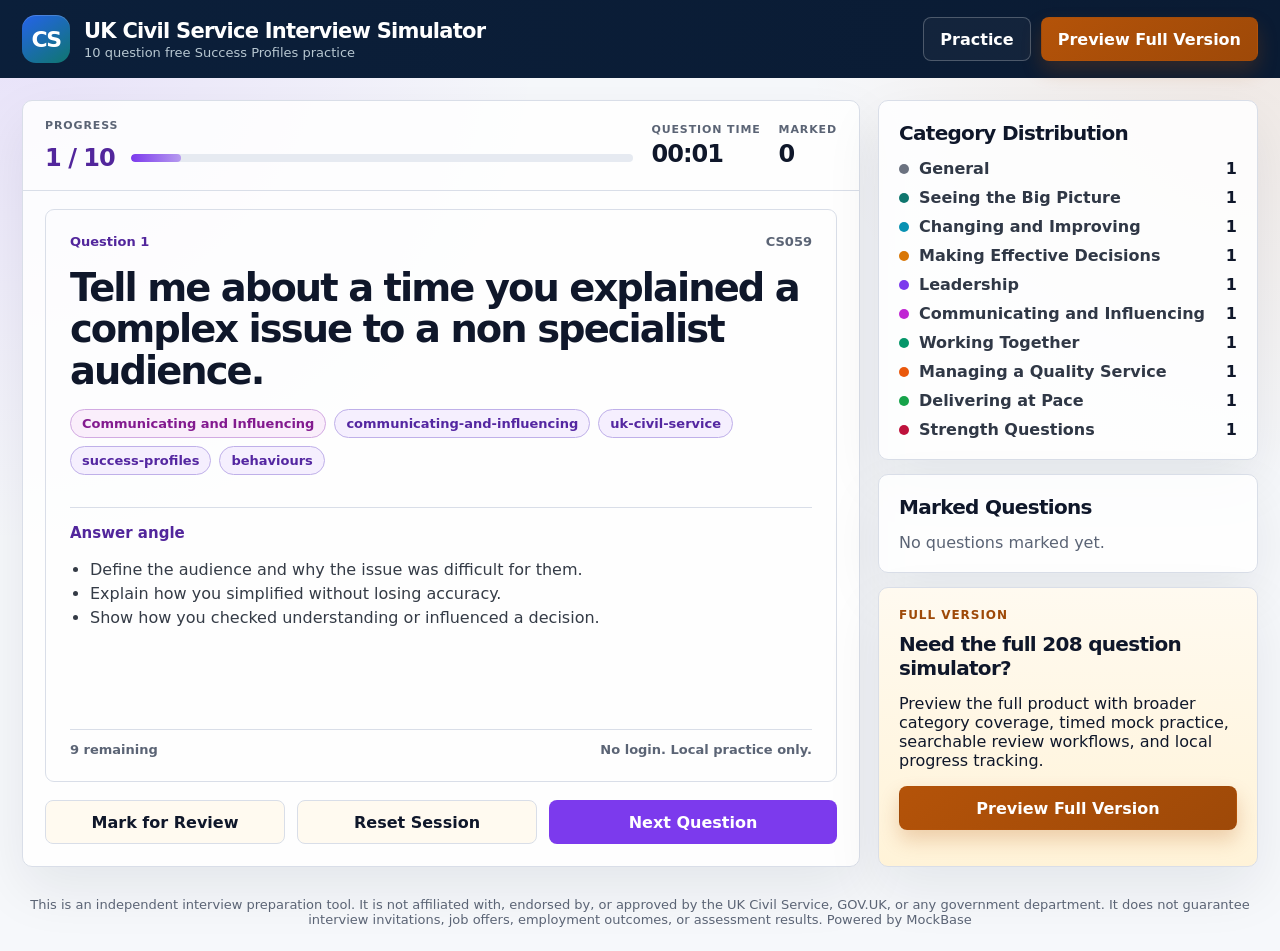
<file: index.html>
<!DOCTYPE html>
<html lang="en">
<head>
  <meta charset="UTF-8">
  <meta name="viewport" content="width=device-width, initial-scale=1.0">
  <title>UK Civil Service Interview Simulator | Success Profiles Practice</title>
  <meta name="description" content="UK Civil Service interview practice simulator for Success Profiles behaviours, strengths, experience, technical questions, personal statement follow ups, and panel follow ups.">
  <link rel="canonical" href="https://ukcivilservice.mockbase.app/">

  <meta property="og:title" content="UK Civil Service Interview Simulator">
  <meta property="og:description" content="Practise Civil Service Success Profiles interview questions with a focused free sample and preview the full 208 question simulator.">
  <meta property="og:type" content="website">
  <meta property="og:url" content="https://ukcivilservice.mockbase.app/">
  <meta property="og:image" content="https://ukcivilservice.mockbase.app/preview-assets/practice-session.png">

  <meta name="twitter:card" content="summary_large_image">
  <meta name="twitter:title" content="UK Civil Service Interview Simulator">
  <meta name="twitter:description" content="Success Profiles interview practice for behaviours, strengths, experience, technical prompts, and panel follow ups.">
  <meta name="twitter:image" content="https://ukcivilservice.mockbase.app/preview-assets/practice-session.png">

  <link rel="stylesheet" href="styles.css">

  <link rel="icon" href="favicon_io/favicon.ico" sizes="any">
  <link rel="icon" type="image/png" sizes="32x32" href="favicon_io/favicon-32x32.png">
  <link rel="icon" type="image/png" sizes="16x16" href="favicon_io/favicon-16x16.png">
  <link rel="apple-touch-icon" sizes="180x180" href="favicon_io/apple-touch-icon.png">
  <link rel="manifest" href="favicon_io/site.webmanifest">
  <meta name="theme-color" content="#0b1f3a">

  <script type="application/ld+json">
  {
    "@context": "https://schema.org",
    "@type": "SoftwareApplication",
    "name": "Civil Service Interview",
    "applicationCategory": "EducationalApplication",
    "operatingSystem": "Web, macOS, Windows",
    "description": "UK Civil Service interview practice simulator for Success Profiles behaviours, strengths, experience, technical questions, personal statement follow ups, and panel follow ups.",
    "url": "https://ukcivilservice.mockbase.app",
    "offers": {
      "@type": "Offer",
      "price": "0.00",
      "priceCurrency": "USD"
    }
  }
  </script>

  <!-- Google tag (gtag.js) -->
<script async src="https://www.googletagmanager.com/gtag/js?id=G-8JYRV4QN2E"></script>
<script>
  window.dataLayer = window.dataLayer || [];
  function gtag(){dataLayer.push(arguments);}
  gtag('js', new Date());

  gtag('config', 'G-8JYRV4QN2E');
</script>

</head>
<body data-page="practice">
  <header class="topbar">
    <a class="brand" href="index.html" aria-label="UK Civil Service Interview Simulator">
      <span class="brand-mark">CS</span>
      <span>
        <strong>UK Civil Service Interview Simulator</strong>
        <small>10 question free Success Profiles practice</small>
      </span>
    </a>

    <nav class="top-actions" aria-label="Primary navigation">
      <a class="button button-ghost" href="#practice">Practice</a>
      <a class="button button-warm" href="preview.html">Preview Full Version</a>
    </nav>
  </header>

  <main class="page-shell">
    <section id="practice" class="practice-layout">
      <section class="practice-card" aria-label="Current practice question">
        <div class="session-bar">
          <div class="metric progress-metric">
            <span>Progress</span>
            <strong id="progressText">1 / 10</strong>
            <div class="progress-track" aria-hidden="true">
              <div id="progressFill" class="progress-fill"></div>
            </div>
          </div>

          <div class="metric">
            <span>Question Time</span>
            <strong id="timerText">00:00</strong>
          </div>

          <div class="metric">
            <span>Marked</span>
            <strong id="markedCount">0</strong>
          </div>
        </div>

        <article class="question-panel">
          <div class="question-meta">
            <span id="questionNumber">Question 1</span>
            <span id="questionId">CS001</span>
          </div>

          <h1 id="questionText">Tell me about yourself and how your background connects to this Civil Service role.</h1>

          <p id="questionNote" class="question-note" hidden></p>

          <div id="tagList" class="tag-list" aria-label="Question categories"></div>

          <div class="answer-angle">
            <h2>Answer angle</h2>
            <ul id="answerAngleList"></ul>
          </div>

          <div class="question-footer">
            <span id="remainingText">9 remaining</span>
            <span>No login. Local practice only.</span>
          </div>
        </article>

        <div class="practice-controls">
          <button id="reviewButton" class="button button-outline" type="button">Mark for Review</button>
          <button id="resetButton" class="button button-secondary" type="button">Reset Session</button>
          <button id="nextButton" class="button button-primary" type="button">Next Question</button>
        </div>
      </section>

      <aside class="side-stack" aria-label="Practice details">
        <section class="side-card">
          <h2>Category Distribution</h2>
          <div id="distributionList" class="distribution-list"></div>
        </section>

        <section class="side-card">
          <h2>Marked Questions</h2>
          <div id="markedList" class="marked-list">No questions marked yet.</div>
        </section>

        <section class="side-card full-card">
          <p class="eyebrow">Full version</p>
          <h2>Need the full 208 question simulator?</h2>
          <p>Preview the full product with broader category coverage, timed mock practice, searchable review workflows, and local progress tracking.</p>
          <a class="button button-warm full-width" href="preview.html">Preview Full Version</a>
          <p></p>
        <div class="a2a_kit a2a_kit_size_32 a2a_default_style">
          <a class="a2a_dd" href="https://www.addtoany.com/share"></a>
          <a class="a2a_button_facebook"></a>
          <a class="a2a_button_mastodon"></a>
          <a class="a2a_button_email"></a>
        </div>
        </section>
      </aside>
    </section>
  </main>

  <footer class="footer-note">This is an independent interview preparation tool. It is not affiliated with, endorsed by, or approved by the UK Civil Service, GOV.UK, or any government department. It does not guarantee interview invitations, job offers, employment outcomes, or assessment results. Powered by <a href="https://mockbase.app/#products" target="_blank">MockBase</a></footer>

  <script src="app.js"></script>
  <script defer src="https://static.addtoany.com/menu/page.js"></script>
</body>
</html>
</file>
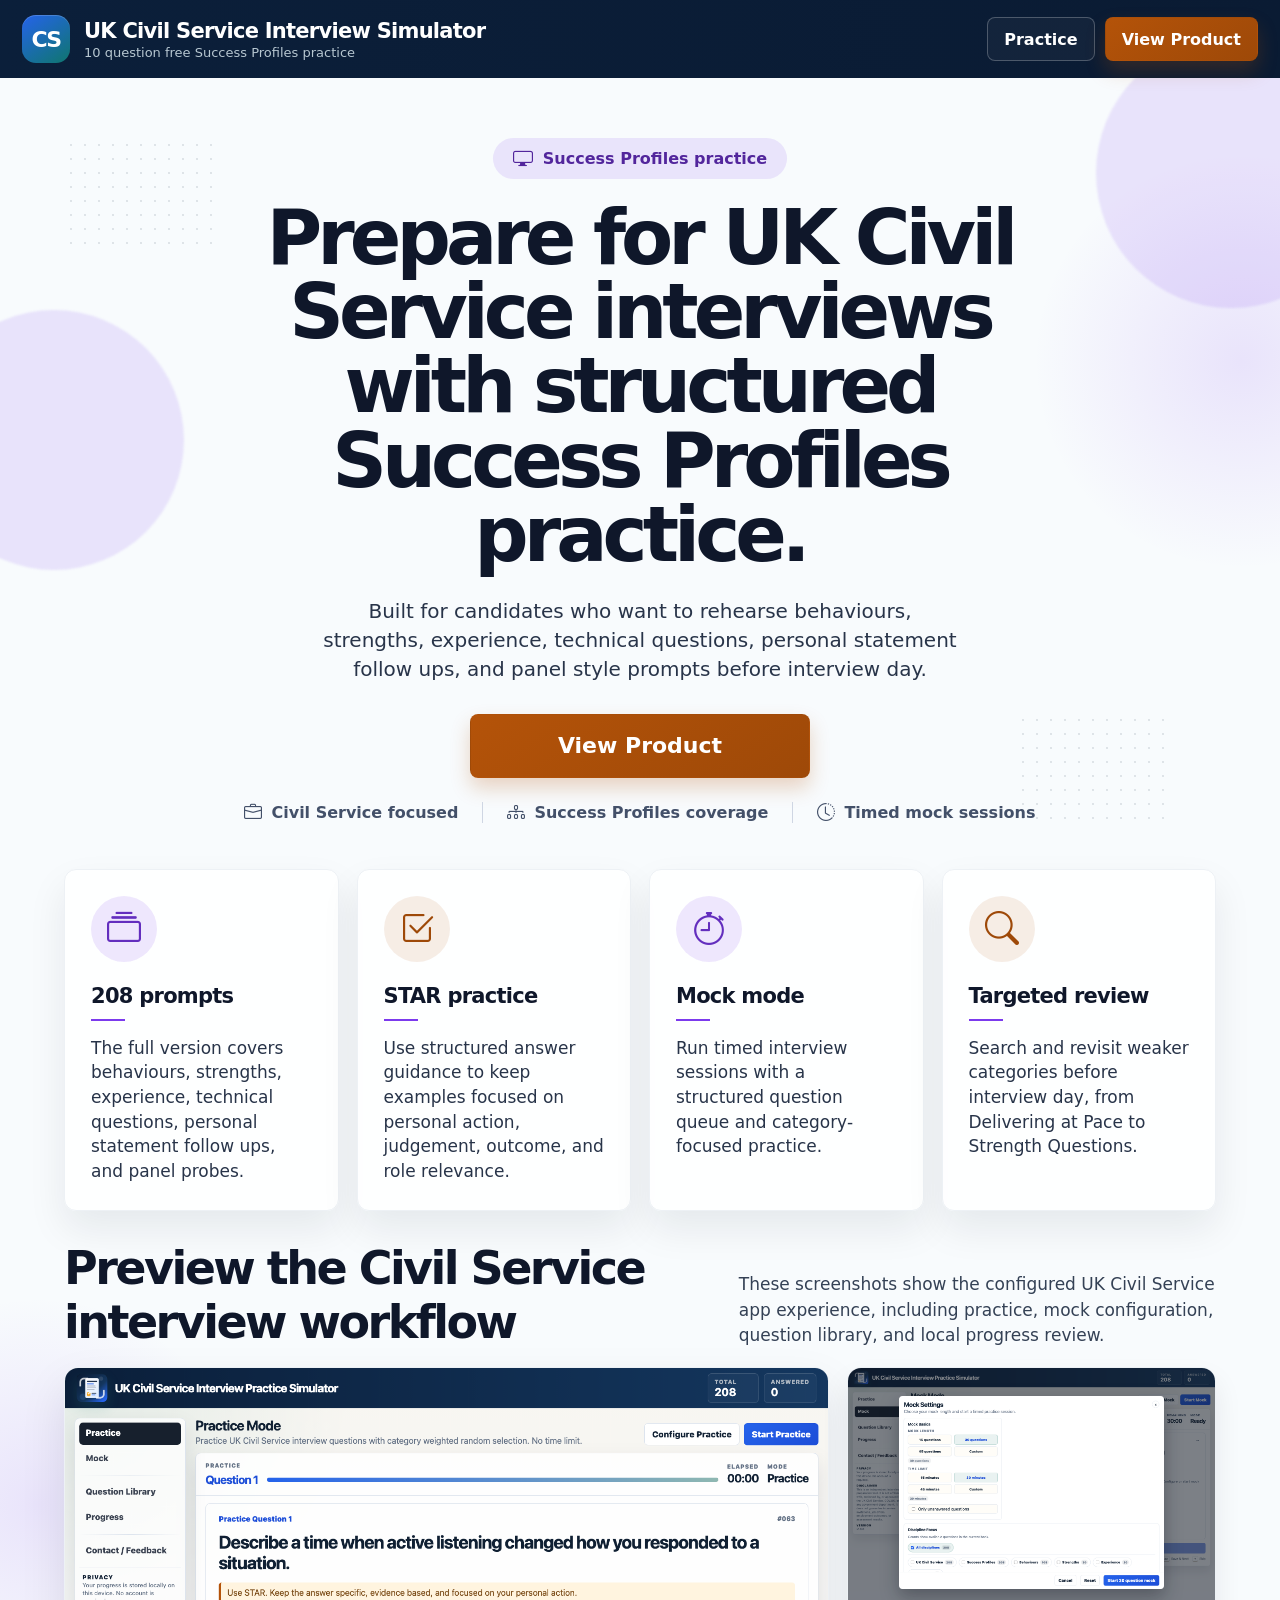
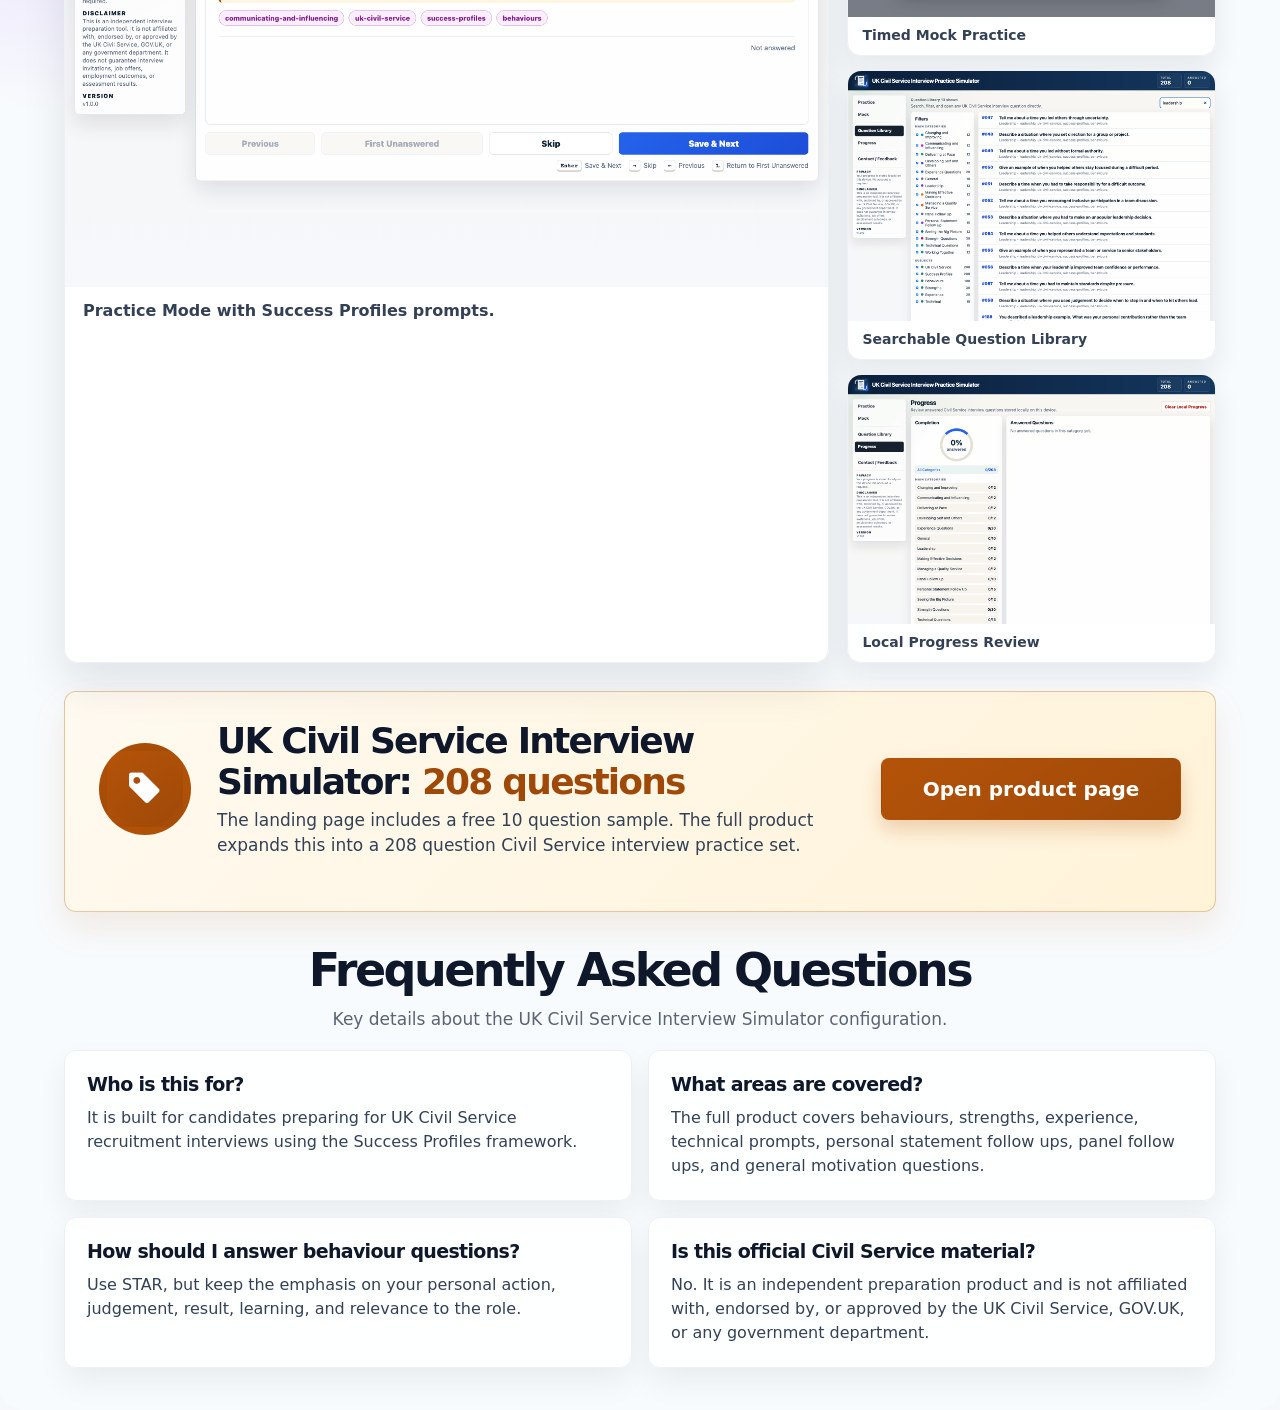
<file: preview.html>
<!DOCTYPE html>
<html lang="en">
<head>
  <meta charset="UTF-8">
  <meta name="viewport" content="width=device-width, initial-scale=1.0">
  <link rel="stylesheet" href="https://cdn.jsdelivr.net/npm/bootstrap-icons@1.13.1/font/bootstrap-icons.min.css">
  <title>UK Civil Service Interview Simulator | Full Version Preview</title>
  <meta name="description" content="Preview the full UK Civil Service Interview Simulator with Success Profiles practice, category-based review, and 208 original prompts.">
  <link rel="canonical" href="https://ukcivilservice.mockbase.app/preview.html">

  <meta property="og:title" content="UK Civil Service Interview Simulator Full Version">
  <meta property="og:description" content="See the Civil Service interview practice product built for behaviours, strengths, experience, technical questions, and panel follow ups.">
  <meta property="og:type" content="website">
  <meta property="og:url" content="https://ukcivilservice.mockbase.app/preview.html">
  <meta property="og:image" content="https://ukcivilservice.mockbase.app/preview-assets/practice-session.png">

  <meta name="twitter:card" content="summary_large_image">
  <meta name="twitter:title" content="UK Civil Service Interview Simulator Full Version">
  <meta name="twitter:description" content="Structured UK Civil Service interview preparation with Success Profiles category coverage and repeatable mock practice.">
  <meta name="twitter:image" content="https://ukcivilservice.mockbase.app/preview-assets/practice-session.png">

  <link rel="stylesheet" href="styles.css">

  <link rel="icon" href="favicon_io/favicon.ico" sizes="any">
  <link rel="icon" type="image/png" sizes="32x32" href="favicon_io/favicon-32x32.png">
  <link rel="icon" type="image/png" sizes="16x16" href="favicon_io/favicon-16x16.png">
  <link rel="apple-touch-icon" sizes="180x180" href="favicon_io/apple-touch-icon.png">
  <link rel="manifest" href="favicon_io/site.webmanifest">
  <meta name="theme-color" content="#0b1f3a">

  <script type="application/ld+json">
  {
    "@context": "https://schema.org",
    "@type": "SoftwareApplication",
    "name": "Civil Service Interview",
    "applicationCategory": "EducationalApplication",
    "operatingSystem": "Web, macOS, Windows",
    "description": "Preview the full UK Civil Service Interview Simulator with Success Profiles practice, category-based review, and 208 original prompts.",
    "url": "https://example.com/uk-civil-service-interview-simulator/preview.html",
    "offers": {
      "@type": "Offer",
      "price": "0.00",
      "priceCurrency": "USD"
    }
  }
  </script>

  <!-- Google tag (gtag.js) -->
<script async src="https://www.googletagmanager.com/gtag/js?id=G-8JYRV4QN2E"></script>
<script>
  window.dataLayer = window.dataLayer || [];
  function gtag(){dataLayer.push(arguments);}
  gtag('js', new Date());

  gtag('config', 'G-8JYRV4QN2E');
</script>
</head>
<body data-page="preview">
  <div class="waitlist-page">
  <header class="topbar">
    <a class="brand" href="index.html" aria-label="UK Civil Service Interview Simulator">
      <span class="brand-mark">CS</span>
      <span>
        <strong>UK Civil Service Interview Simulator</strong>
        <small>10 question free Success Profiles practice</small>
      </span>
    </a>

    <nav class="top-actions" aria-label="Primary navigation">
      <a class="button button-ghost" href="index.html">Practice</a>
      <a class="button button-warm" href="https://christangstudio.gumroad.com/l/uk-civil-service-interview-simulator">View Product</a>
    </nav>
  </header>

    <main class="waitlist-shell">
      <section class="waitlist-landing-hero" aria-label="Full version preview">
        <div class="hero-dot-field hero-dot-left" aria-hidden="true"></div>
        <div class="hero-dot-field hero-dot-right" aria-hidden="true"></div>
        <div class="hero-glow hero-glow-left" aria-hidden="true"></div>
        <div class="hero-glow hero-glow-right" aria-hidden="true"></div>

        <span class="client-badge">
          <i class="bi bi-display" aria-hidden="true"></i>
          Success Profiles practice
        </span>

        <h1>Prepare for UK Civil Service interviews with structured Success Profiles practice.</h1>
        <p>Built for candidates who want to rehearse behaviours, strengths, experience, technical questions, personal statement follow ups, and panel style prompts before interview day.</p>

        <a class="button button-warm hero-cta" href="https://christangstudio.gumroad.com/l/uk-civil-service-interview-simulator">View Product</a>

        <div class="trust-row" aria-label="Product highlights">
          
          <span><i class="bi bi-briefcase" aria-hidden="true"></i> Civil Service focused</span>
          <span><i class="bi bi-diagram-3" aria-hidden="true"></i> Success Profiles coverage</span>
          <span><i class="bi bi-clock-history" aria-hidden="true"></i> Timed mock sessions</span>
        </div>
      </section>

      <section class="waitlist-feature-grid" aria-label="Full version features">
        
        <article class="waitlist-feature-card">
          <span class="feature-icon teal" aria-hidden="true">
            <i class="bi bi-collection"></i>
          </span>
          <h2>208 prompts</h2>
          <p>The full version covers behaviours, strengths, experience, technical questions, personal statement follow ups, and panel probes.</p>
        </article>
        <article class="waitlist-feature-card">
          <span class="feature-icon gold" aria-hidden="true">
            <i class="bi bi-check2-square"></i>
          </span>
          <h2>STAR practice</h2>
          <p>Use structured answer guidance to keep examples focused on personal action, judgement, outcome, and role relevance.</p>
        </article>
        <article class="waitlist-feature-card">
          <span class="feature-icon teal" aria-hidden="true">
            <i class="bi bi-stopwatch"></i>
          </span>
          <h2>Mock mode</h2>
          <p>Run timed interview sessions with a structured question queue and category-focused practice.</p>
        </article>
        <article class="waitlist-feature-card">
          <span class="feature-icon gold" aria-hidden="true">
            <i class="bi bi-search"></i>
          </span>
          <h2>Targeted review</h2>
          <p>Search and revisit weaker categories before interview day, from Delivering at Pace to Strength Questions.</p>
        </article>
      </section>

      <section class="product-preview-section" aria-label="Full version screenshots">
        <div class="preview-copy">
          <h2>Preview the Civil Service interview workflow</h2>
          <p>These screenshots show the configured UK Civil Service app experience, including practice, mock configuration, question library, and local progress review.</p>
        </div>

        <div class="preview-showcase">
          <figure class="preview-main">
            <img src="preview-assets/practice-session.png" alt="UK Civil Service Interview Simulator practice mode showing a Success Profiles interview question." loading="lazy">
            <figcaption>Practice Mode with Success Profiles prompts.</figcaption>
          </figure>

          <div class="preview-thumbs" aria-label="Additional full version screenshots">
            
            <figure>
              <img src="preview-assets/mock-configuration.png" alt="UK Civil Service Interview Simulator mock mode showing timed interview practice." loading="lazy">
              <figcaption>Timed Mock Practice</figcaption>
            </figure>
            <figure>
              <img src="preview-assets/question-library.png" alt="UK Civil Service Interview Simulator question library with searchable categories." loading="lazy">
              <figcaption>Searchable Question Library</figcaption>
            </figure>
            <figure>
              <img src="preview-assets/progress-review.png" alt="UK Civil Service Interview Simulator progress page showing local answered question tracking." loading="lazy">
              <figcaption>Local Progress Review</figcaption>
            </figure>
          </div>
        </div>
      </section>

      <section class="early-access-band" aria-label="Full version purchase">
        <div class="price-badge" aria-hidden="true">
          <i class="bi bi-tag-fill"></i>
        </div>

        <div>
          <h2>UK Civil Service Interview Simulator: <span>208 questions</span></h2>
          <p>The landing page includes a free 10 question sample. The full product expands this into a 208 question Civil Service interview practice set.</p>
        </div>

        <a class="button button-warm price-cta" href="https://christangstudio.gumroad.com/l/uk-civil-service-interview-simulator">Open product page</a>
        <div class="a2a_kit a2a_kit_size_32 a2a_default_style">
          <a class="a2a_dd" href="https://www.addtoany.com/share"></a>
          <a class="a2a_button_facebook"></a>
          <a class="a2a_button_mastodon"></a>
          <a class="a2a_button_email"></a>
        </div>
      </section>

      <section class="faq-section" aria-label="Frequently asked questions">
        <div class="faq-header">
          <h2>Frequently Asked Questions</h2>
          <p>Key details about the UK Civil Service Interview Simulator configuration.</p>
        </div>

        <div class="faq-grid">
          
          <article class="faq-card">
            <h3>Who is this for?</h3>
            <p>It is built for candidates preparing for UK Civil Service recruitment interviews using the Success Profiles framework.</p>
          </article>
          <article class="faq-card">
            <h3>What areas are covered?</h3>
            <p>The full product covers behaviours, strengths, experience, technical prompts, personal statement follow ups, panel follow ups, and general motivation questions.</p>
          </article>
          <article class="faq-card">
            <h3>How should I answer behaviour questions?</h3>
            <p>Use STAR, but keep the emphasis on your personal action, judgement, result, learning, and relevance to the role.</p>
          </article>
          <article class="faq-card">
            <h3>Is this official Civil Service material?</h3>
            <p>No. It is an independent preparation product and is not affiliated with, endorsed by, or approved by the UK Civil Service, GOV.UK, or any government department.</p>
          </article>
        </div>
      </section>
    </main>
  </div>
  <script src="app.js"></script>
  <script defer src="https://static.addtoany.com/menu/page.js"></script>
</body>
</html>
</file>
<file: styles.css>
:root {
  --bg: #f6f8fb;
  --surface: #ffffff;
  --panel: #ffffff;
  --ink: #0f172a;
  --muted: #5b6475;
  --line: #d9dee8;
  --nav: #0b1f3a;
  --nav-2: #0a1b33;
  --accent: #7c3aed;
  --accent-strong: #52269c;
  --accent-deep: #632ebe;
  --warm: #b45309;
  --warm-strong: #9e4908;
  --warm-hover: #b45309;
  --warm-deep: #823c06;
  --shadow: 0 22px 55px rgba(15, 23, 42, 0.08);
  --brand-gradient-start: #2563eb;
  --brand-gradient-end: #0f766e;
  --progress-end: rgba(124, 58, 237, 0.45);
  --hero-accent-soft: rgba(124, 58, 237, 0.12);
  --hero-warm-soft: rgba(180, 83, 9, 0.1);
  --warm-shadow: rgba(180, 83, 9, 0.24);
  --warm-shadow-soft: rgba(180, 83, 9, 0.1);
  --warm-border: rgba(180, 83, 9, 0.3);
  --warm-ring: rgba(180, 83, 9, 0.18);
  --soft-warm-surface: #fffaf0;
  --soft-warm-surface-deep: #fff3d8;
  --note-surface: #fff7e6;
  --note-ink: #7b4c18;
  --preview-bg: #f8fbfd;
}

* {
  box-sizing: border-box;
}

html {
  scroll-behavior: smooth;
}

body {
  background:
    radial-gradient(circle at top left, var(--hero-accent-soft), transparent 34rem),
    radial-gradient(circle at top right, var(--hero-warm-soft), transparent 30rem),
    var(--bg);
  color: var(--ink);
  font-family: Inter, ui-sans-serif, system-ui, -apple-system, BlinkMacSystemFont, "Segoe UI", sans-serif;
  margin: 0;
}

a {
  color: inherit;
  text-decoration: none;
}

button,
input,
select {
  font: inherit;
}

h1,
h2,
h3,
p {
  margin-top: 0;
}

.topbar {
  align-items: center;
  background: linear-gradient(90deg, var(--nav), var(--nav-2));
  color: #fff;
  display: flex;
  gap: 24px;
  min-height: 78px;
  padding: 12px 22px;
  position: sticky;
  top: 0;
  z-index: 10;
}

.brand {
  align-items: center;
  display: inline-flex;
  gap: 14px;
  min-width: 0;
}

.brand-mark {
  align-items: center;
  background: linear-gradient(145deg, var(--brand-gradient-start), var(--brand-gradient-end));
  border-radius: 14px;
  box-shadow: inset 0 1px 0 rgba(255, 255, 255, 0.18);
  color: #ffffff;
  display: inline-flex;
  font-size: 22px;
  font-weight: 900;
  height: 48px;
  justify-content: center;
  letter-spacing: -0.08em;
  width: 48px;
}

.brand strong {
  display: block;
  font-size: 21px;
  letter-spacing: -0.035em;
}

.brand small {
  color: #b7c7d1;
  display: block;
  font-size: 13px;
  margin-top: 2px;
}

.top-actions {
  align-items: center;
  display: flex;
  gap: 10px;
  margin-left: auto;
}

.button {
  align-items: center;
  border: 1px solid transparent;
  border-radius: 8px;
  cursor: pointer;
  display: inline-flex;
  font-weight: 850;
  justify-content: center;
  min-height: 44px;
  padding: 10px 16px;
}

.button-primary {
  background: var(--accent);
  color: #fff;
}

.button-primary:hover {
  background: var(--accent-strong);
}

.button-warm {
  background: linear-gradient(145deg, var(--warm), var(--warm-strong));
  box-shadow: 0 10px 20px var(--warm-shadow);
  color: #fff;
}

.button-warm:hover {
  background: linear-gradient(145deg, var(--warm-hover), var(--warm-deep));
}

.button-outline,
.button-secondary {
  background: var(--soft-warm-surface);
  border-color: var(--line);
  color: var(--ink);
}

.button-ghost {
  background: rgba(255, 255, 255, 0.04);
  border-color: rgba(255, 255, 255, 0.24);
  color: #fff;
}

.button:disabled {
  cursor: default;
  opacity: 0.52;
}

.full-width {
  width: 100%;
}

.page-shell {
  margin: 0 auto;
  max-width: 1480px;
  padding: 22px;
}

.practice-card,
.side-card,
.waitlist-hero,
.feature-card {
  background: rgba(255, 255, 255, 0.86);
  border: 1px solid var(--line);
  border-radius: 10px;
  box-shadow: var(--shadow);
}

.eyebrow {
  color: var(--warm-strong);
  display: block;
  font-size: 12px;
  font-weight: 900;
  letter-spacing: 0.08em;
  margin: 0 0 10px;
  text-transform: uppercase;
}

.practice-layout {
  display: grid;
  gap: 18px;
  grid-template-columns: minmax(0, 1fr) 380px;
}

.practice-card {
  display: grid;
  grid-template-rows: auto minmax(420px, 1fr) auto;
  min-height: 610px;
  overflow: hidden;
}

.session-bar {
  align-items: center;
  border-bottom: 1px solid var(--line);
  display: grid;
  gap: 18px;
  grid-template-columns: minmax(260px, 1fr) auto auto;
  padding: 18px 22px;
}

.metric span {
  color: var(--muted);
  display: block;
  font-size: 11px;
  font-weight: 900;
  letter-spacing: 0.08em;
  margin-bottom: 4px;
  text-transform: uppercase;
}

.metric strong {
  display: block;
  font-size: 24px;
  letter-spacing: -0.04em;
}

.progress-metric {
  display: grid;
  gap: 8px 16px;
  grid-template-columns: auto minmax(120px, 1fr);
}

.progress-metric span {
  grid-column: 1 / -1;
}

.progress-metric strong {
  color: var(--accent-strong);
}

.progress-track {
  align-self: center;
  background: #e6eaf1;
  border-radius: 999px;
  height: 8px;
  overflow: hidden;
}

.progress-fill {
  background: linear-gradient(90deg, var(--accent), var(--progress-end));
  border-radius: inherit;
  height: 100%;
  width: 0;
}

.question-panel {
  border: 1px solid var(--line);
  border-radius: 9px;
  display: grid;
  grid-template-rows: auto auto auto minmax(0, 1fr) auto;
  margin: 18px 22px;
  min-height: 0;
  padding: 24px;
}

.question-meta,
.question-footer {
  align-items: center;
  color: var(--muted);
  display: flex;
  font-size: 13px;
  font-weight: 800;
  gap: 12px;
  justify-content: space-between;
}

.question-meta span:first-child {
  color: var(--accent-strong);
}

.question-panel h1 {
  font-size: clamp(28px, 3vw, 42px);
  letter-spacing: -0.05em;
  line-height: 1.08;
  margin: 18px 0;
}

.question-note {
  background: var(--note-surface);
  border-left: 4px solid var(--warm);
  border-radius: 6px;
  color: var(--note-ink);
  padding: 10px 12px;
}

.tag-list {
  display: flex;
  flex-wrap: wrap;
  gap: 8px;
  margin-bottom: 18px;
}

.tag-chip {
  --chip-color: var(--accent);
  background: color-mix(in srgb, var(--chip-color) 8%, white);
  border: 1px solid color-mix(in srgb, var(--chip-color) 28%, var(--line));
  border-radius: 999px;
  color: color-mix(in srgb, var(--chip-color) 68%, black);
  font-size: 13px;
  font-weight: 800;
  padding: 6px 11px;
}

.answer-angle {
  border-top: 1px solid var(--line);
  margin-top: 14px;
  padding-top: 16px;
}

.answer-angle h2 {
  color: var(--accent-strong);
  font-size: 15px;
  margin-bottom: 8px;
}

.answer-angle ul {
  color: #343b46;
  line-height: 1.5;
  margin-bottom: 0;
  padding-left: 20px;
}

.question-footer {
  border-top: 1px solid var(--line);
  padding-top: 12px;
}

.practice-controls {
  display: grid;
  gap: 12px;
  grid-template-columns: 1fr 1fr 1.2fr;
  padding: 0 22px 22px;
}

.side-stack {
  display: grid;
  gap: 14px;
}

.side-card {
  padding: 20px;
}

.side-card h2,
.feature-card h2 {
  font-size: 20px;
  letter-spacing: -0.035em;
  margin-bottom: 14px;
}

.distribution-list {
  display: grid;
  gap: 10px;
}

.distribution-row {
  align-items: center;
  display: grid;
  gap: 10px;
  grid-template-columns: 10px minmax(0, 1fr) auto;
}

.category-dot {
  background: var(--category-color);
  border-radius: 999px;
  height: 10px;
  width: 10px;
}

.distribution-row span:nth-child(2) {
  color: #303846;
  font-weight: 750;
}

.marked-list {
  color: var(--muted);
  display: grid;
  gap: 8px;
}

.marked-item {
  background: #fff;
  border: 1px solid var(--line);
  border-radius: 8px;
  padding: 10px;
}

.marked-item strong {
  color: var(--accent-strong);
  display: block;
  margin-bottom: 4px;
}

.full-card {
  background: linear-gradient(180deg, var(--soft-warm-surface), var(--soft-warm-surface-deep));
}

.footer-note {
  color: var(--muted);
  font-size: 13px;
  padding: 8px 22px 24px;
  text-align: center;
}

.waitlist-page {
  background:
    radial-gradient(circle at 3% 50%, var(--hero-accent-soft), transparent 13rem),
    radial-gradient(circle at 97% 12%, var(--hero-accent-soft), transparent 13rem),
    var(--preview-bg);
  border-radius: 0 0 22px 22px;
  min-height: 100vh;
  overflow: hidden;
}

.waitlist-shell {
  margin: 0 auto;
  max-width: 1320px;
  padding: 52px clamp(22px, 5vw, 66px) 42px;
  position: relative;
}

.waitlist-landing-hero {
  display: grid;
  justify-items: center;
  padding: 8px 0 38px;
  position: relative;
  text-align: center;
}

.hero-dot-field {
  background-image: radial-gradient(rgba(71, 85, 105, 0.22) 1px, transparent 1px);
  background-size: 14px 14px;
  height: 112px;
  opacity: 0.65;
  pointer-events: none;
  position: absolute;
  width: 150px;
}

.hero-dot-left {
  left: 0;
  top: 8px;
}

.hero-dot-right {
  bottom: 36px;
  right: 50px;
}

.hero-glow {
  background: var(--hero-accent-soft);
  border-radius: 999px;
  filter: blur(1px);
  pointer-events: none;
  position: absolute;
}

.hero-glow-left {
  height: 260px;
  left: -140px;
  top: 180px;
  width: 260px;
}

.hero-glow-right {
  height: 270px;
  right: -150px;
  top: -92px;
  width: 270px;
}

.client-badge {
  align-items: center;
  background: var(--hero-accent-soft);
  border-radius: 999px;
  color: var(--accent-strong);
  display: inline-flex;
  font-weight: 900;
  gap: 10px;
  margin-bottom: 22px;
  padding: 10px 20px;
}

.client-badge .bi {
  font-size: 20px;
  line-height: 1;
}

.waitlist-landing-hero h1 {
  font-size: clamp(42px, 6vw, 76px);
  letter-spacing: -0.065em;
  line-height: 0.98;
  margin: 0 auto 24px;
  max-width: 780px;
}

.waitlist-landing-hero p {
  color: #283449;
  font-size: 20px;
  line-height: 1.45;
  margin: 0 auto 30px;
  max-width: 650px;
}

.hero-cta {
  font-size: 22px;
  min-height: 64px;
  min-width: 340px;
}

.trust-row {
  align-items: center;
  color: #435069;
  display: flex;
  flex-wrap: wrap;
  font-weight: 750;
  gap: 0;
  justify-content: center;
  margin-top: 24px;
}

.trust-row span {
  align-items: center;
  display: inline-flex;
  gap: 9px;
  padding: 0 24px;
}

.trust-row .bi {
  font-size: 18px;
}

.trust-row span + span {
  border-left: 1px solid #cfd6e3;
}

.waitlist-feature-grid {
  display: grid;
  gap: 18px;
  grid-template-columns: repeat(4, minmax(0, 1fr));
  margin-top: 8px;
}

.waitlist-feature-card {
  background: rgba(255, 255, 255, 0.92);
  border: 1px solid #edf1f5;
  border-radius: 12px;
  box-shadow: 0 18px 38px rgba(15, 23, 42, 0.08);
  min-height: 230px;
  padding: 26px;
}

.feature-icon {
  align-items: center;
  border-radius: 999px;
  display: inline-flex;
  font-size: 34px;
  font-weight: 900;
  height: 66px;
  justify-content: center;
  margin-bottom: 22px;
  width: 66px;
}

.feature-icon .bi,
.price-badge .bi {
  line-height: 1;
}

.feature-icon.teal {
  background: var(--hero-accent-soft);
  color: var(--accent-deep);
}

.feature-icon.gold {
  background: var(--hero-warm-soft);
  color: var(--warm-strong);
}

.waitlist-feature-card h2 {
  font-size: 21px;
  letter-spacing: -0.035em;
  margin-bottom: 28px;
  position: relative;
}

.waitlist-feature-card h2::after {
  background: var(--accent);
  bottom: -13px;
  content: "";
  height: 2px;
  left: 0;
  position: absolute;
  width: 34px;
}

.waitlist-feature-card p {
  color: #283449;
  font-size: 17px;
  line-height: 1.45;
  margin: 0;
}

.product-preview-section {
  margin-top: 30px;
}

.preview-copy {
  align-items: end;
  display: grid;
  gap: 24px;
  grid-template-columns: minmax(0, 0.75fr) minmax(280px, 0.55fr);
  margin-bottom: 18px;
}

.preview-copy h2 {
  font-size: clamp(30px, 4vw, 46px);
  letter-spacing: -0.055em;
  margin: 0;
}

.preview-copy p {
  color: #344155;
  font-size: 17px;
  line-height: 1.5;
  margin: 0;
}

.preview-showcase {
  display: grid;
  gap: 18px;
  grid-template-columns: minmax(0, 1.35fr) minmax(300px, 0.65fr);
}

.preview-showcase.single-column {
  grid-template-columns: 1fr;
}

.preview-showcase figure {
  margin: 0;
}

.preview-main,
.preview-thumbs figure {
  background: rgba(255, 255, 255, 0.94);
  border: 1px solid #edf1f5;
  border-radius: 14px;
  box-shadow: 0 20px 45px rgba(15, 23, 42, 0.10);
  overflow: hidden;
}

.preview-main img,
.preview-thumbs img {
  display: block;
  height: auto;
  width: 100%;
}

.preview-main figcaption,
.preview-thumbs figcaption {
  color: #344155;
  font-weight: 850;
  padding: 14px 18px 16px;
}

.preview-placeholder {
  align-items: center;
  color: var(--muted);
  display: grid;
  font-size: 18px;
  min-height: 280px;
  padding: 32px;
  place-items: center;
  text-align: center;
}

.preview-thumbs {
  display: grid;
  gap: 14px;
}

.preview-thumbs figure {
  box-shadow: 0 14px 28px rgba(15, 23, 42, 0.08);
}

.preview-thumbs figcaption {
  font-size: 14px;
  padding: 10px 14px 12px;
}

.early-access-band {
  align-items: center;
  background: linear-gradient(135deg, var(--soft-warm-surface), var(--soft-warm-surface-deep));
  border: 1px solid var(--warm-border);
  border-radius: 12px;
  box-shadow: 0 16px 35px var(--warm-shadow-soft);
  display: grid;
  gap: 26px;
  grid-template-columns: auto minmax(0, 1fr) minmax(220px, 300px);
  margin-top: 28px;
  padding: 28px 34px;
}

.price-badge {
  align-items: center;
  background: linear-gradient(145deg, var(--warm), var(--warm-strong));
  border: 8px solid var(--warm-ring);
  border-radius: 999px;
  color: #fff;
  display: inline-flex;
  font-size: 36px;
  font-weight: 900;
  height: 92px;
  justify-content: center;
  width: 92px;
}

.early-access-band h2 {
  font-size: clamp(28px, 3vw, 36px);
  letter-spacing: -0.05em;
  margin-bottom: 6px;
}

.early-access-band h2 span {
  color: var(--warm-strong);
}

.early-access-band p {
  color: #344155;
  font-size: 17px;
  line-height: 1.45;
  margin: 0;
}

.price-cta {
  font-size: 20px;
  min-height: 62px;
}

.faq-section {
  margin-top: 34px;
}

.faq-header {
  margin: 0 auto 18px;
  max-width: 760px;
  text-align: center;
}

.faq-header h2 {
  font-size: clamp(30px, 4vw, 46px);
  letter-spacing: -0.055em;
  line-height: 1.05;
  margin-bottom: 12px;
}

.faq-header p {
  color: var(--muted);
  font-size: 17px;
  line-height: 1.5;
  margin: 0 auto;
}

.faq-grid {
  display: grid;
  gap: 16px;
  grid-template-columns: repeat(2, minmax(0, 1fr));
}

.faq-card {
  background: rgba(255, 255, 255, 0.92);
  border: 1px solid #edf1f5;
  border-radius: 12px;
  box-shadow: 0 14px 30px rgba(15, 23, 42, 0.06);
  padding: 22px;
}

.faq-card h3 {
  font-size: 19px;
  letter-spacing: -0.035em;
  line-height: 1.2;
  margin-bottom: 10px;
}

.faq-card p {
  color: #344155;
  font-size: 16px;
  line-height: 1.5;
  margin: 0;
}

@media (max-width: 980px) {
  .practice-layout,
  .waitlist-hero {
    grid-template-columns: 1fr;
  }

  .waitlist-feature-grid,
  .preview-copy,
  .preview-showcase,
  .early-access-band,
  .faq-grid {
    grid-template-columns: 1fr;
  }

  .price-cta,
  .hero-cta {
    width: 100%;
  }
}

@media (max-width: 720px) {
  .topbar,
  .top-actions {
    align-items: stretch;
    flex-direction: column;
  }

  .top-actions {
    margin-left: 0;
    width: 100%;
  }

  .page-shell {
    padding: 14px;
  }

  .session-bar,
  .practice-controls {
    grid-template-columns: 1fr;
  }

  .practice-card {
    display: block;
    min-height: 0;
  }

  .question-panel {
    display: block;
    min-height: 330px;
  }

  .question-panel h1 {
    font-size: 28px;
  }

  .waitlist-shell {
    padding: 34px 16px 28px;
  }

  .waitlist-landing-hero h1 {
    font-size: 42px;
  }

  .waitlist-landing-hero p {
    font-size: 18px;
  }

  .trust-row {
    align-items: stretch;
    flex-direction: column;
    gap: 10px;
  }

  .trust-row span {
    padding: 0;
  }

  .trust-row span + span {
    border-left: 0;
  }

  .early-access-band {
    padding: 22px;
  }

  .hero-cta {
    min-width: 0;
  }
}
</file>
